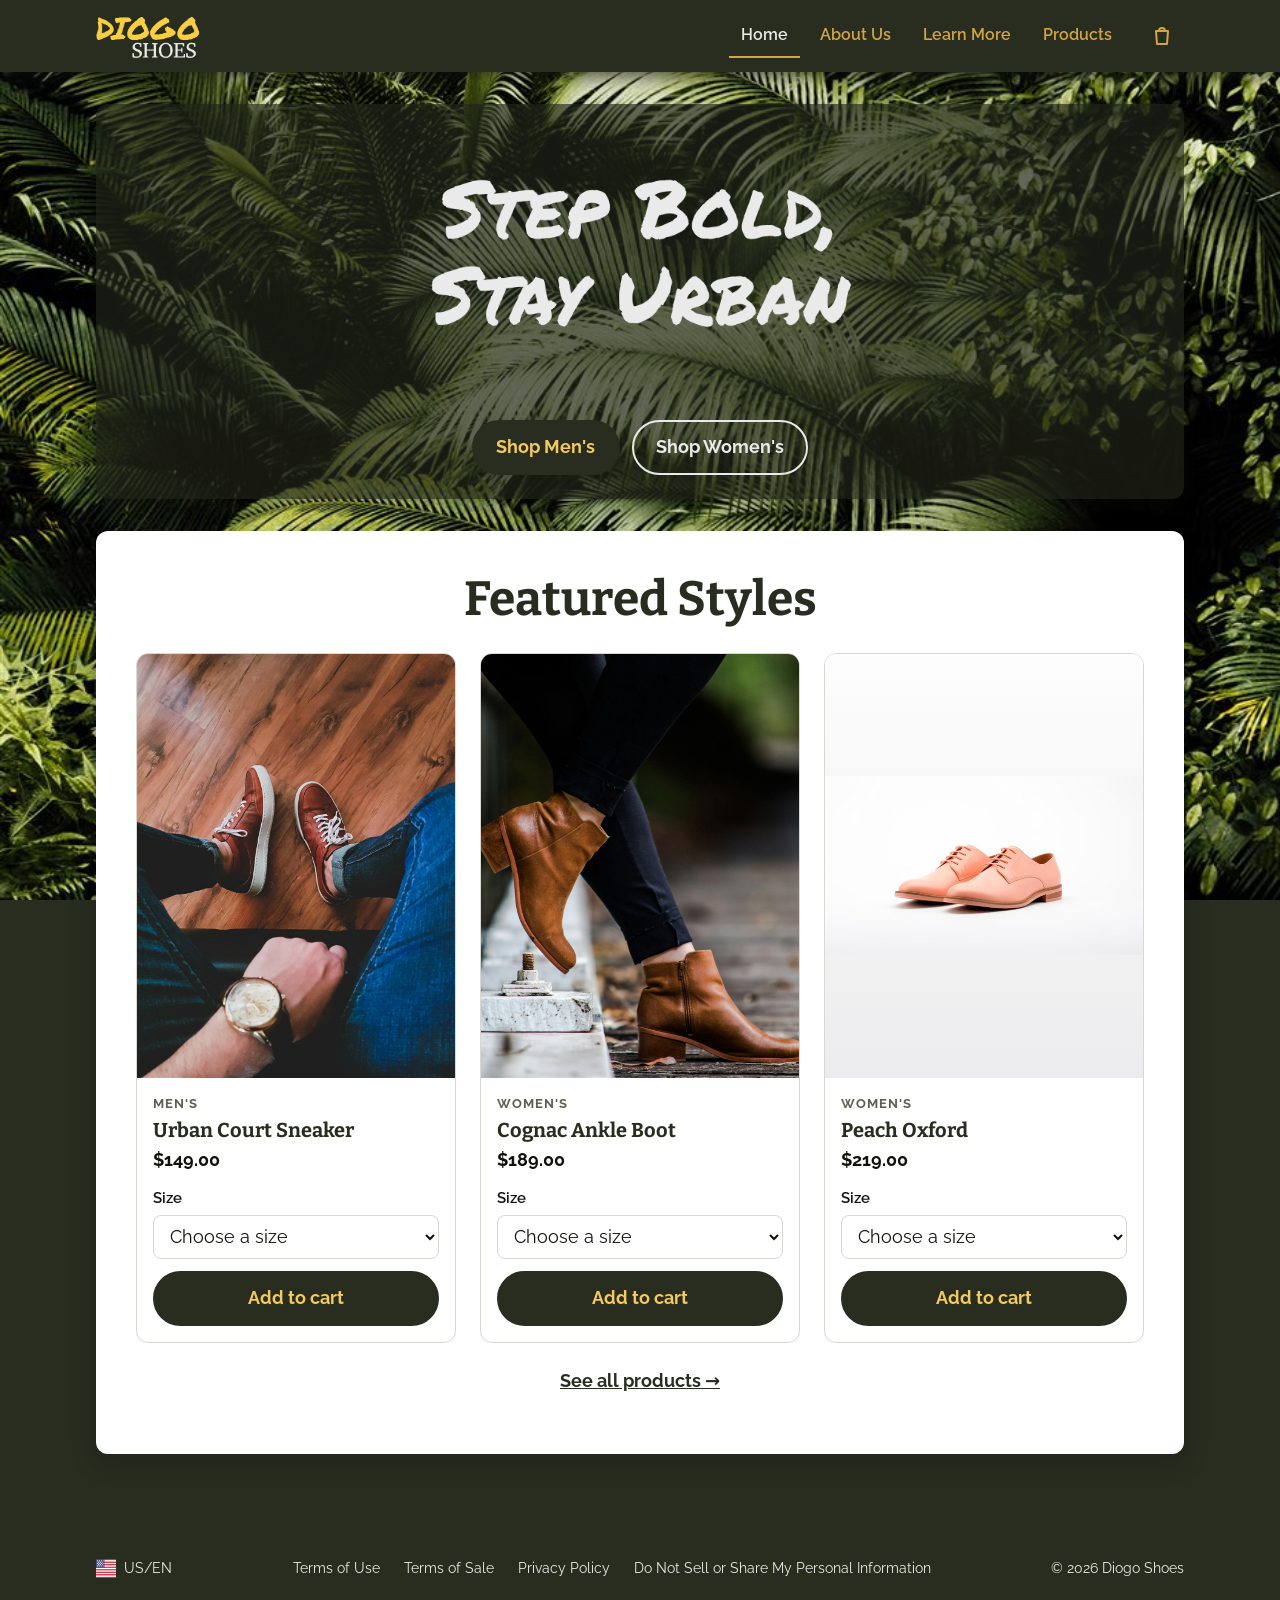
<file: index.html>
<!DOCTYPE html>
<html lang="en">

<head>
    <meta charset="UTF-8">
    <meta name="viewport" content="width=device-width, initial-scale=1.0">
    <meta name="description" content="Urban footwear that blends comfort, style, and quality.">
    <title>Diogo Shoes | Step Bold, Stay Urban</title>
    <link rel="icon" href="images/logo.png">
    <link rel="stylesheet" href="styles.css">
    <script src="js/products.js" defer></script>
    <script src="js/cart.js" defer></script>
    <script src="js/main.js" defer></script>
    <script src="js/catalog.js" defer></script>
</head>

<body>
    <a class="skip-link" href="#main">Skip to content</a>

    <header class="site-header">
        <div class="header-inner">
            <a class="logo" href="index.html">
                <img src="images/logo.png" alt="Diogo Shoes home" width="120" height="87">
            </a>

            <button class="nav-toggle" type="button" aria-expanded="false" aria-controls="site-nav" aria-label="Open menu">
                <span class="nav-toggle-bar" aria-hidden="true"></span>
            </button>

            <nav id="site-nav" class="site-nav" aria-label="Main">
                <ul>
                    <li><a href="index.html">Home</a></li>
                    <li><a href="aboutus.html">About Us</a></li>
                    <li><a href="learnmore.html">Learn More</a></li>
                    <li><a href="products.html">Products</a></li>
                </ul>
            </nav>

            <a class="cart-link" href="checkout.html" aria-label="Cart">
                <svg class="cart-icon" viewBox="0 0 24 24" width="24" height="24" aria-hidden="true" focusable="false">
                    <path d="M6 7h12l-1 13H7L6 7Z" fill="none" stroke="currentColor" stroke-width="2" stroke-linejoin="round"/>
                    <path d="M9 7a3 3 0 0 1 6 0" fill="none" stroke="currentColor" stroke-width="2"/>
                </svg>
                <span class="cart-count" data-cart-count hidden>0</span>
            </a>
        </div>
    </header>

    <main id="main">
        <section class="hero">
            <img src="images/step-bold-stay-urban.png" alt="Step Bold, Stay Urban" width="1440" height="418">
            <div class="hero-actions">
                <a class="button" href="products.html?category=men">Shop Men's</a>
                <a class="button button-outline" href="products.html?category=women">Shop Women's</a>
            </div>
        </section>

        <section class="panel" aria-labelledby="featured-heading">
            <h1 id="featured-heading">Featured Styles</h1>
            <div class="product-grid" data-product-grid data-featured="urban-court, cognac-ankle-boot, peach-oxford"></div>
            <p class="center-text"><a class="text-link" href="products.html">See all products &rarr;</a></p>
        </section>

        <template id="product-card-template">
            <article class="product-card">
                <img class="product-image" src="" alt="" width="400" height="500" loading="lazy">
                <div class="product-body">
                    <p class="product-category"></p>
                    <h2 class="product-name"></h2>
                    <p class="product-price"></p>
                    <label class="product-size-label">Size</label>
                    <select class="product-size">
                        <option value="">Choose a size</option>
                    </select>
                    <p class="field-error" aria-live="polite"></p>
                    <button class="button add-to-cart" type="button">Add to cart</button>
                </div>
            </article>
        </template>
    </main>

    <footer class="site-footer">
        <div class="footer-inner">
            <p class="locale"><img src="images/US.png" alt="" width="20" height="18"> US/EN</p>
            <ul class="footer-links">
                <li>Terms of Use</li>
                <li>Terms of Sale</li>
                <li>Privacy Policy</li>
                <li>Do Not Sell or Share My Personal Information</li>
            </ul>
            <p class="copyright">&copy; <span data-year>2024</span> Diogo Shoes</p>
        </div>
    </footer>
</body>

</html>
</file>
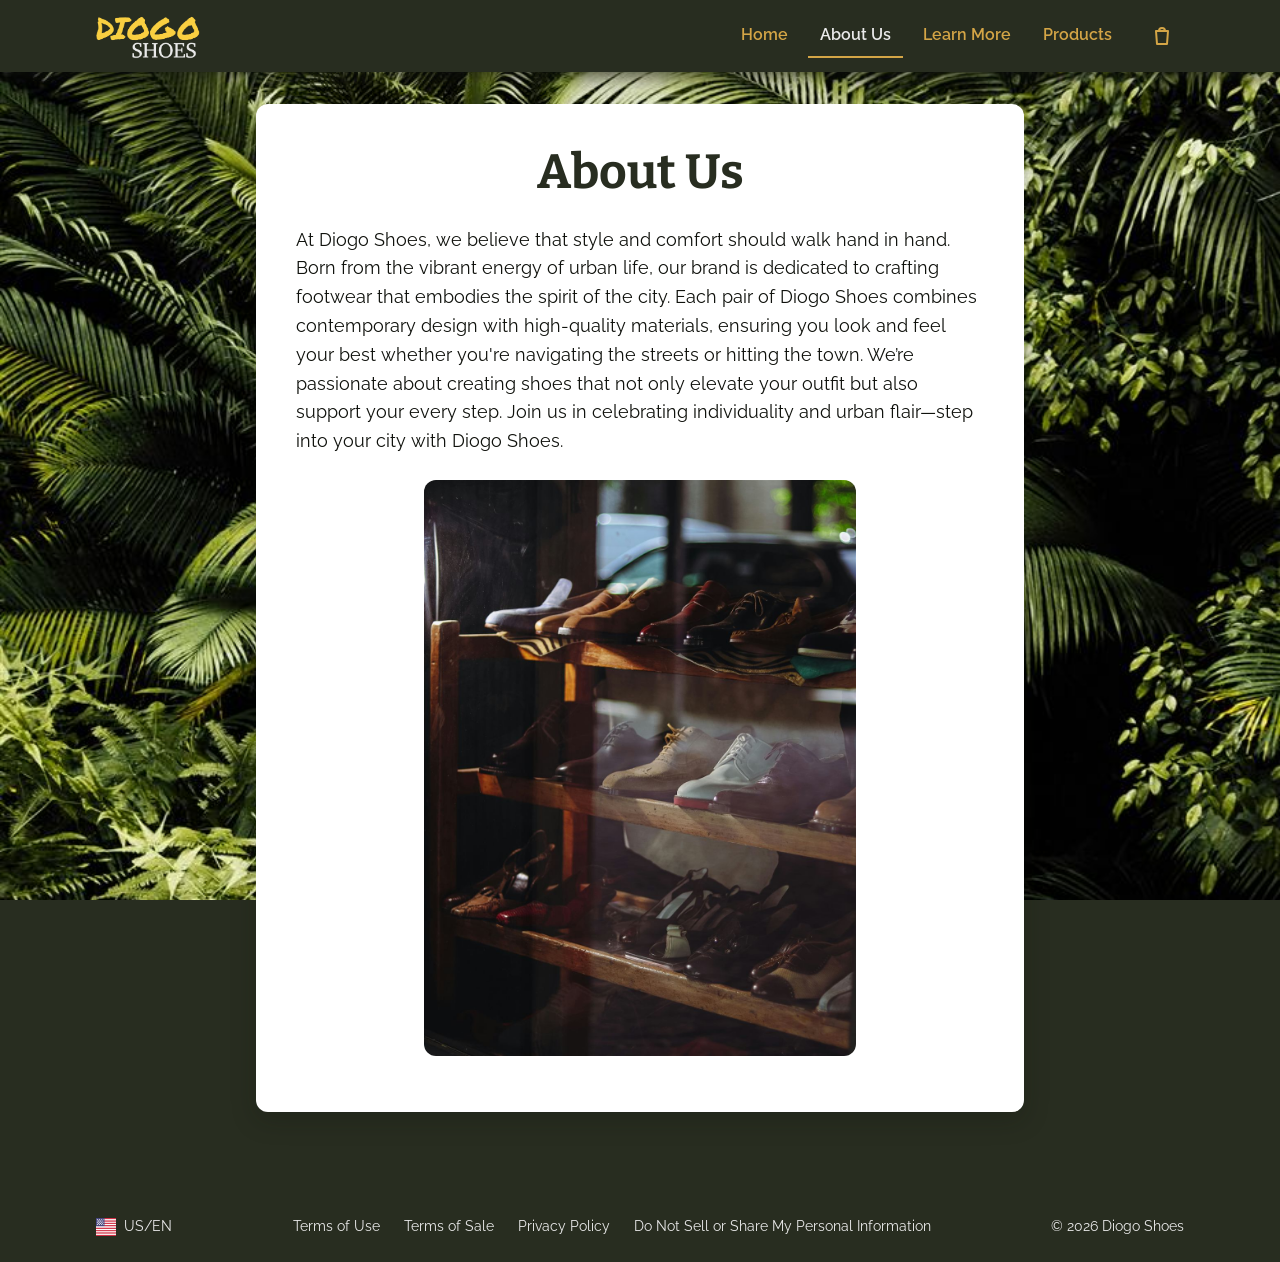
<file: aboutus.html>
<!DOCTYPE html>
<html lang="en">

<head>
    <meta charset="UTF-8">
    <meta name="viewport" content="width=device-width, initial-scale=1.0">
    <meta name="description" content="The story behind Diogo Shoes.">
    <title>About Us | Diogo Shoes</title>
    <link rel="icon" href="images/logo.png">
    <link rel="stylesheet" href="styles.css">
    <script src="js/products.js" defer></script>
    <script src="js/cart.js" defer></script>
    <script src="js/main.js" defer></script>
</head>

<body>
    <a class="skip-link" href="#main">Skip to content</a>

    <header class="site-header">
        <div class="header-inner">
            <a class="logo" href="index.html">
                <img src="images/logo.png" alt="Diogo Shoes home" width="120" height="87">
            </a>

            <button class="nav-toggle" type="button" aria-expanded="false" aria-controls="site-nav" aria-label="Open menu">
                <span class="nav-toggle-bar" aria-hidden="true"></span>
            </button>

            <nav id="site-nav" class="site-nav" aria-label="Main">
                <ul>
                    <li><a href="index.html">Home</a></li>
                    <li><a href="aboutus.html">About Us</a></li>
                    <li><a href="learnmore.html">Learn More</a></li>
                    <li><a href="products.html">Products</a></li>
                </ul>
            </nav>

            <a class="cart-link" href="checkout.html" aria-label="Cart">
                <svg class="cart-icon" viewBox="0 0 24 24" width="24" height="24" aria-hidden="true" focusable="false">
                    <path d="M6 7h12l-1 13H7L6 7Z" fill="none" stroke="currentColor" stroke-width="2" stroke-linejoin="round"/>
                    <path d="M9 7a3 3 0 0 1 6 0" fill="none" stroke="currentColor" stroke-width="2"/>
                </svg>
                <span class="cart-count" data-cart-count hidden>0</span>
            </a>
        </div>
    </header>

    <main id="main">
        <article class="panel prose">
            <h1>About Us</h1>
            <p>
                At Diogo Shoes, we believe that style and comfort should walk hand in hand. Born from the vibrant energy of
                urban life, our brand is dedicated to crafting footwear that embodies the spirit of the city. Each pair of
                Diogo Shoes combines contemporary design with high-quality materials, ensuring you look and feel your best
                whether you're navigating the streets or hitting the town. We’re passionate about creating shoes that not
                only elevate your outfit but also support your every step. Join us in celebrating individuality and urban
                flair&mdash;step into your city with Diogo Shoes.
            </p>
            <img class="reveal" src="images/shoes-in-window.jpg" alt="Shoes on display in a shop window" width="1051" height="1400" loading="lazy">
        </article>
    </main>

    <footer class="site-footer">
        <div class="footer-inner">
            <p class="locale"><img src="images/US.png" alt="" width="20" height="18"> US/EN</p>
            <ul class="footer-links">
                <li>Terms of Use</li>
                <li>Terms of Sale</li>
                <li>Privacy Policy</li>
                <li>Do Not Sell or Share My Personal Information</li>
            </ul>
            <p class="copyright">&copy; <span data-year>2024</span> Diogo Shoes</p>
        </div>
    </footer>
</body>

</html>
</file>
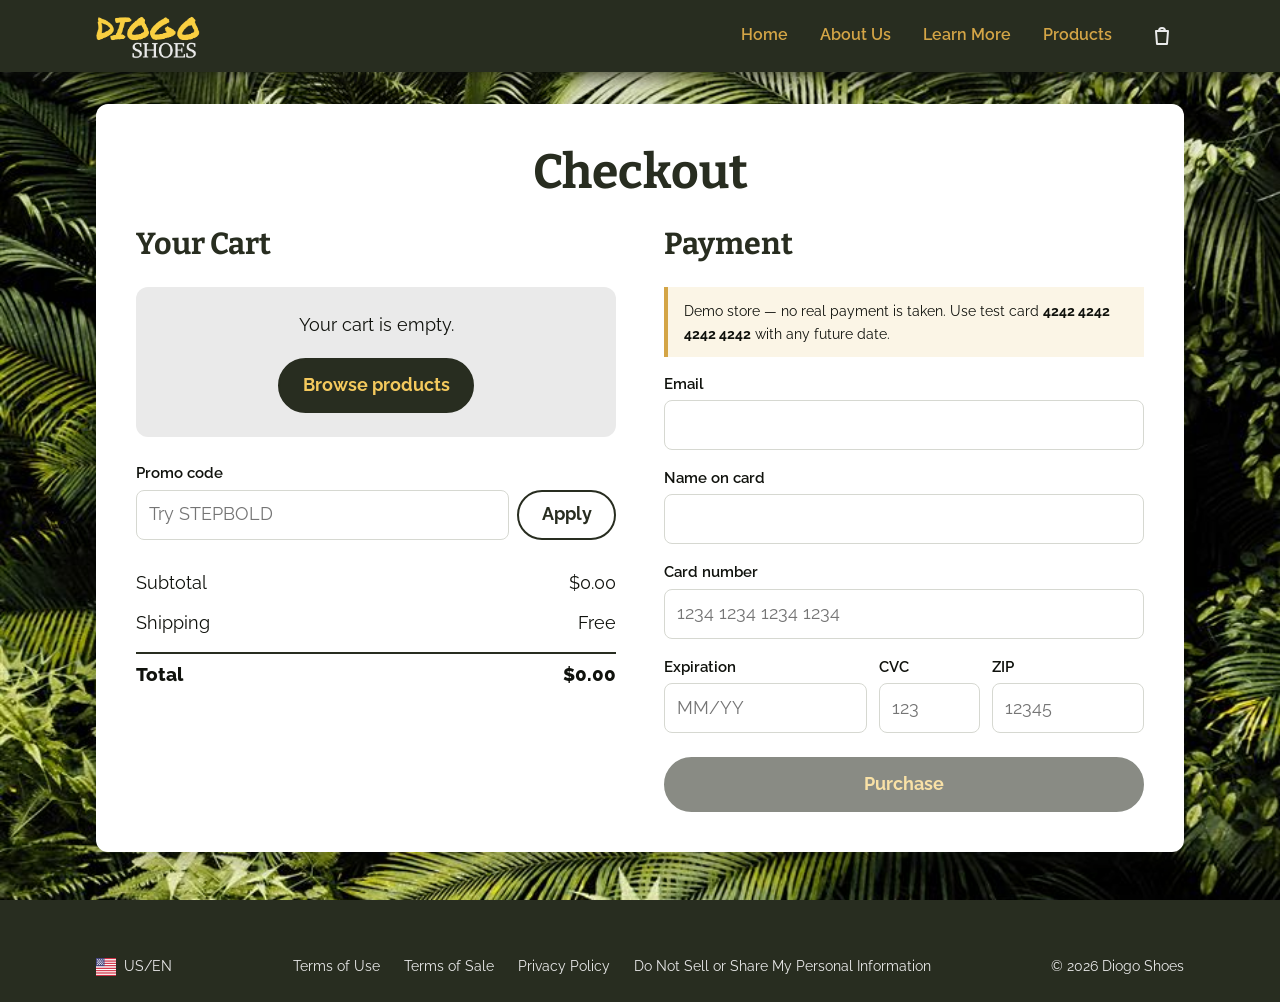
<file: checkout.html>
<!DOCTYPE html>
<html lang="en">

<head>
    <meta charset="UTF-8">
    <meta name="viewport" content="width=device-width, initial-scale=1.0">
    <meta name="description" content="Review your cart and complete your Diogo Shoes order.">
    <title>Checkout | Diogo Shoes</title>
    <link rel="icon" href="images/logo.png">
    <link rel="stylesheet" href="styles.css">
    <script src="js/products.js" defer></script>
    <script src="js/cart.js" defer></script>
    <script src="js/main.js" defer></script>
    <script src="js/checkout.js" defer></script>
</head>

<body>
    <a class="skip-link" href="#main">Skip to content</a>

    <header class="site-header">
        <div class="header-inner">
            <a class="logo" href="index.html">
                <img src="images/logo.png" alt="Diogo Shoes home" width="120" height="87">
            </a>

            <button class="nav-toggle" type="button" aria-expanded="false" aria-controls="site-nav" aria-label="Open menu">
                <span class="nav-toggle-bar" aria-hidden="true"></span>
            </button>

            <nav id="site-nav" class="site-nav" aria-label="Main">
                <ul>
                    <li><a href="index.html">Home</a></li>
                    <li><a href="aboutus.html">About Us</a></li>
                    <li><a href="learnmore.html">Learn More</a></li>
                    <li><a href="products.html">Products</a></li>
                </ul>
            </nav>

            <a class="cart-link" href="checkout.html" aria-label="Cart">
                <svg class="cart-icon" viewBox="0 0 24 24" width="24" height="24" aria-hidden="true" focusable="false">
                    <path d="M6 7h12l-1 13H7L6 7Z" fill="none" stroke="currentColor" stroke-width="2" stroke-linejoin="round"/>
                    <path d="M9 7a3 3 0 0 1 6 0" fill="none" stroke="currentColor" stroke-width="2"/>
                </svg>
                <span class="cart-count" data-cart-count hidden>0</span>
            </a>
        </div>
    </header>

    <main id="main">
        <div class="panel">
            <h1>Checkout</h1>

            <div class="checkout-layout">
                <section class="order-summary" aria-labelledby="cart-heading">
                    <h2 id="cart-heading" tabindex="-1">Your Cart</h2>

                    <div id="cart-empty" class="cart-empty" hidden>
                        <p>Your cart is empty.</p>
                        <a class="button" href="products.html">Browse products</a>
                    </div>

                    <ul id="cart-items" class="cart-items"></ul>

                    <form id="promo-form" class="promo-form" novalidate>
                        <label for="promo">Promo code</label>
                        <div class="inline-field">
                            <input id="promo" name="promo" type="text" autocomplete="off" placeholder="Try STEPBOLD">
                            <button class="button button-outline" type="submit">Apply</button>
                        </div>
                        <p id="promo-message" class="promo-message" role="status"></p>
                    </form>

                    <dl class="totals">
                        <div><dt>Subtotal</dt><dd id="subtotal">$0.00</dd></div>
                        <div id="discount-row" hidden><dt>Discount</dt><dd id="discount">$0.00</dd></div>
                        <div><dt>Shipping</dt><dd id="shipping">Free</dd></div>
                        <div class="totals-grand"><dt>Total</dt><dd id="total">$0.00</dd></div>
                    </dl>
                    <p id="shipping-note" class="shipping-note" aria-live="polite"></p>
                </section>

                <section class="payment" aria-labelledby="payment-heading">
                    <h2 id="payment-heading">Payment</h2>
                    <p class="demo-note">
                        Demo store &mdash; no real payment is taken. Use test card <strong>4242 4242 4242 4242</strong>
                        with any future date.
                    </p>

                    <form id="checkout-form" class="checkout-form" novalidate>
                        <div class="field">
                            <label for="email">Email</label>
                            <input id="email" name="email" type="email" autocomplete="email" aria-describedby="email-error" required>
                            <p id="email-error" class="field-error"></p>
                        </div>

                        <div class="field">
                            <label for="name">Name on card</label>
                            <input id="name" name="name" type="text" autocomplete="cc-name" aria-describedby="name-error" required>
                            <p id="name-error" class="field-error"></p>
                        </div>

                        <div class="field">
                            <label for="card">Card number <span id="card-brand" class="card-brand" aria-live="polite"></span></label>
                            <input id="card" name="card" type="text" inputmode="numeric" autocomplete="cc-number"
                                placeholder="1234 1234 1234 1234" maxlength="19" aria-describedby="card-error" required>
                            <p id="card-error" class="field-error"></p>
                        </div>

                        <div class="field-row">
                            <div class="field">
                                <label for="expiry">Expiration</label>
                                <input id="expiry" name="expiry" type="text" inputmode="numeric" autocomplete="cc-exp"
                                    placeholder="MM/YY" maxlength="5" aria-describedby="expiry-error" required>
                                <p id="expiry-error" class="field-error"></p>
                            </div>
                            <div class="field">
                                <label for="cvc">CVC</label>
                                <input id="cvc" name="cvc" type="text" inputmode="numeric" autocomplete="cc-csc"
                                    placeholder="123" maxlength="3" aria-describedby="cvc-error" required>
                                <p id="cvc-error" class="field-error"></p>
                            </div>
                            <div class="field">
                                <label for="zip">ZIP</label>
                                <input id="zip" name="zip" type="text" inputmode="numeric" autocomplete="postal-code"
                                    placeholder="12345" maxlength="10" aria-describedby="zip-error" required>
                                <p id="zip-error" class="field-error"></p>
                            </div>
                        </div>

                        <p id="form-error" class="form-error" role="alert"></p>
                        <button class="button button-block" type="submit">Purchase</button>
                    </form>
                </section>
            </div>
        </div>

        <template id="cart-item-template">
            <li class="cart-item">
                <img src="" alt="" width="80" height="80">
                <div class="cart-item-info">
                    <p class="cart-item-name"></p>
                    <p class="cart-item-size"></p>
                    <div class="qty" role="group" aria-label="Quantity">
                        <button class="qty-button" type="button" data-action="decrease">&minus;</button>
                        <span class="qty-value" aria-live="polite"></span>
                        <button class="qty-button" type="button" data-action="increase">+</button>
                    </div>
                </div>
                <div class="cart-item-end">
                    <p class="cart-item-price"></p>
                    <button class="remove-button" type="button" data-action="remove">Remove</button>
                </div>
            </li>
        </template>
    </main>

    <footer class="site-footer">
        <div class="footer-inner">
            <p class="locale"><img src="images/US.png" alt="" width="20" height="18"> US/EN</p>
            <ul class="footer-links">
                <li>Terms of Use</li>
                <li>Terms of Sale</li>
                <li>Privacy Policy</li>
                <li>Do Not Sell or Share My Personal Information</li>
            </ul>
            <p class="copyright">&copy; <span data-year>2024</span> Diogo Shoes</p>
        </div>
    </footer>
</body>

</html>
</file>
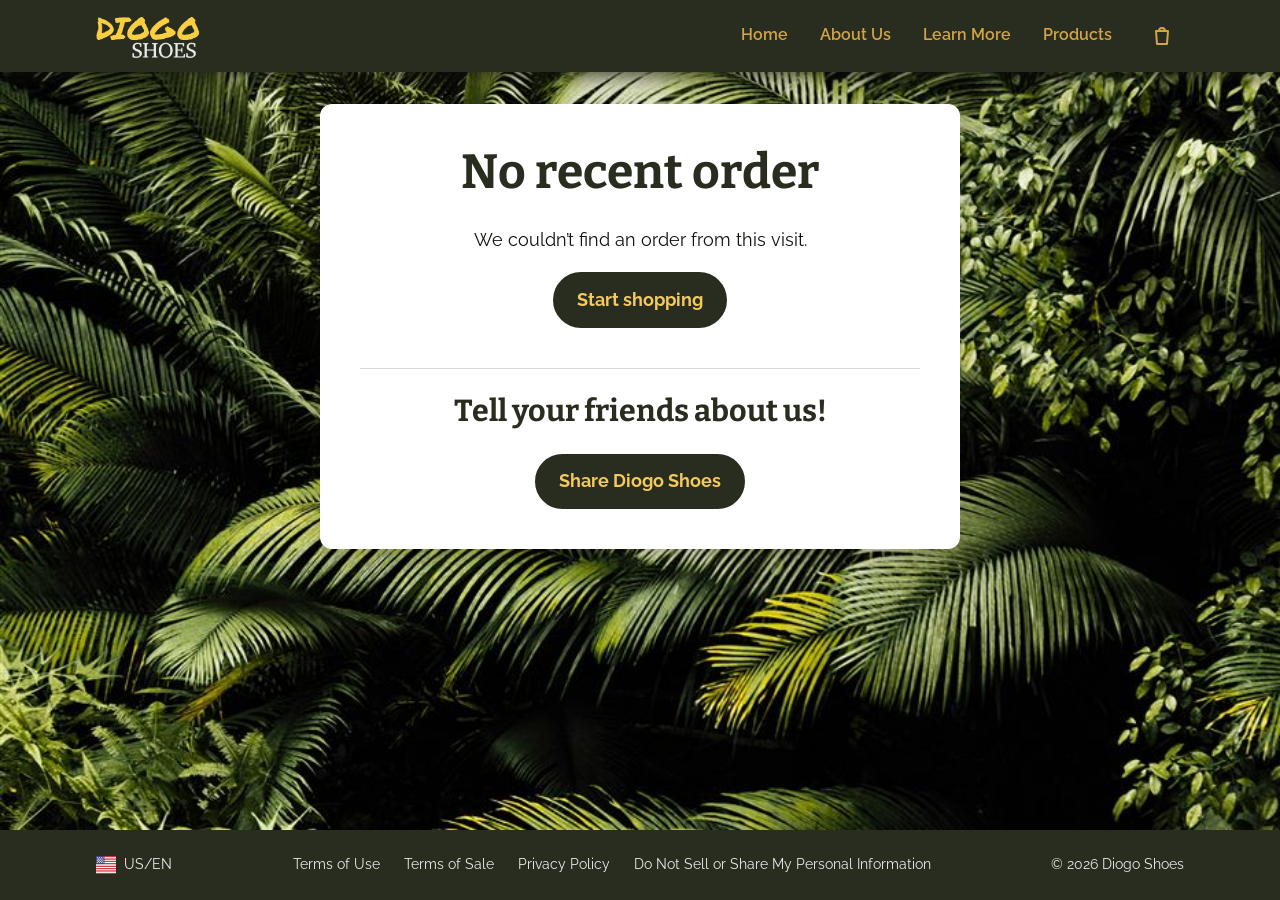
<file: confirmation.html>
<!DOCTYPE html>
<html lang="en">

<head>
    <meta charset="UTF-8">
    <meta name="viewport" content="width=device-width, initial-scale=1.0">
    <meta name="description" content="Your Diogo Shoes order confirmation.">
    <title>Order Confirmed | Diogo Shoes</title>
    <link rel="icon" href="images/logo.png">
    <link rel="stylesheet" href="styles.css">
    <script src="js/products.js" defer></script>
    <script src="js/cart.js" defer></script>
    <script src="js/main.js" defer></script>
    <script src="js/confirmation.js" defer></script>
</head>

<body>
    <a class="skip-link" href="#main">Skip to content</a>

    <header class="site-header">
        <div class="header-inner">
            <a class="logo" href="index.html">
                <img src="images/logo.png" alt="Diogo Shoes home" width="120" height="87">
            </a>

            <button class="nav-toggle" type="button" aria-expanded="false" aria-controls="site-nav" aria-label="Open menu">
                <span class="nav-toggle-bar" aria-hidden="true"></span>
            </button>

            <nav id="site-nav" class="site-nav" aria-label="Main">
                <ul>
                    <li><a href="index.html">Home</a></li>
                    <li><a href="aboutus.html">About Us</a></li>
                    <li><a href="learnmore.html">Learn More</a></li>
                    <li><a href="products.html">Products</a></li>
                </ul>
            </nav>

            <a class="cart-link" href="checkout.html" aria-label="Cart">
                <svg class="cart-icon" viewBox="0 0 24 24" width="24" height="24" aria-hidden="true" focusable="false">
                    <path d="M6 7h12l-1 13H7L6 7Z" fill="none" stroke="currentColor" stroke-width="2" stroke-linejoin="round"/>
                    <path d="M9 7a3 3 0 0 1 6 0" fill="none" stroke="currentColor" stroke-width="2"/>
                </svg>
                <span class="cart-count" data-cart-count hidden>0</span>
            </a>
        </div>
    </header>

    <main id="main">
        <section class="panel confirmation">
            <div id="order-details">
                <h1>Congratulations!</h1>
                <p class="lead">Your order is on its way.</p>
                <img class="arrow" src="images/Arrow.png" alt="" width="750" height="64">

                <dl class="order-meta">
                    <div><dt>Order number</dt><dd id="order-number"></dd></div>
                    <div><dt>Estimated delivery</dt><dd id="order-delivery"></dd></div>
                    <div><dt>Receipt sent to</dt><dd id="order-email"></dd></div>
                    <div><dt>Paid with</dt><dd id="order-card"></dd></div>
                </dl>

                <h2>Order summary</h2>
                <ul id="order-items" class="order-items"></ul>
                <dl class="totals">
                    <div id="order-discount-row" hidden><dt>Discount</dt><dd id="order-discount"></dd></div>
                    <div><dt>Shipping</dt><dd id="order-shipping"></dd></div>
                    <div class="totals-grand"><dt>Total</dt><dd id="order-total"></dd></div>
                </dl>
            </div>

            <div id="no-order" hidden>
                <h1>No recent order</h1>
                <p>We couldn’t find an order from this visit.</p>
                <a class="button" href="products.html">Start shopping</a>
            </div>

            <div class="share">
                <h2>Tell your friends about us!</h2>
                <button id="share-button" class="button" type="button">Share Diogo Shoes</button>
            </div>
        </section>
    </main>

    <footer class="site-footer">
        <div class="footer-inner">
            <p class="locale"><img src="images/US.png" alt="" width="20" height="18"> US/EN</p>
            <ul class="footer-links">
                <li>Terms of Use</li>
                <li>Terms of Sale</li>
                <li>Privacy Policy</li>
                <li>Do Not Sell or Share My Personal Information</li>
            </ul>
            <p class="copyright">&copy; <span data-year>2024</span> Diogo Shoes</p>
        </div>
    </footer>
</body>

</html>
</file>
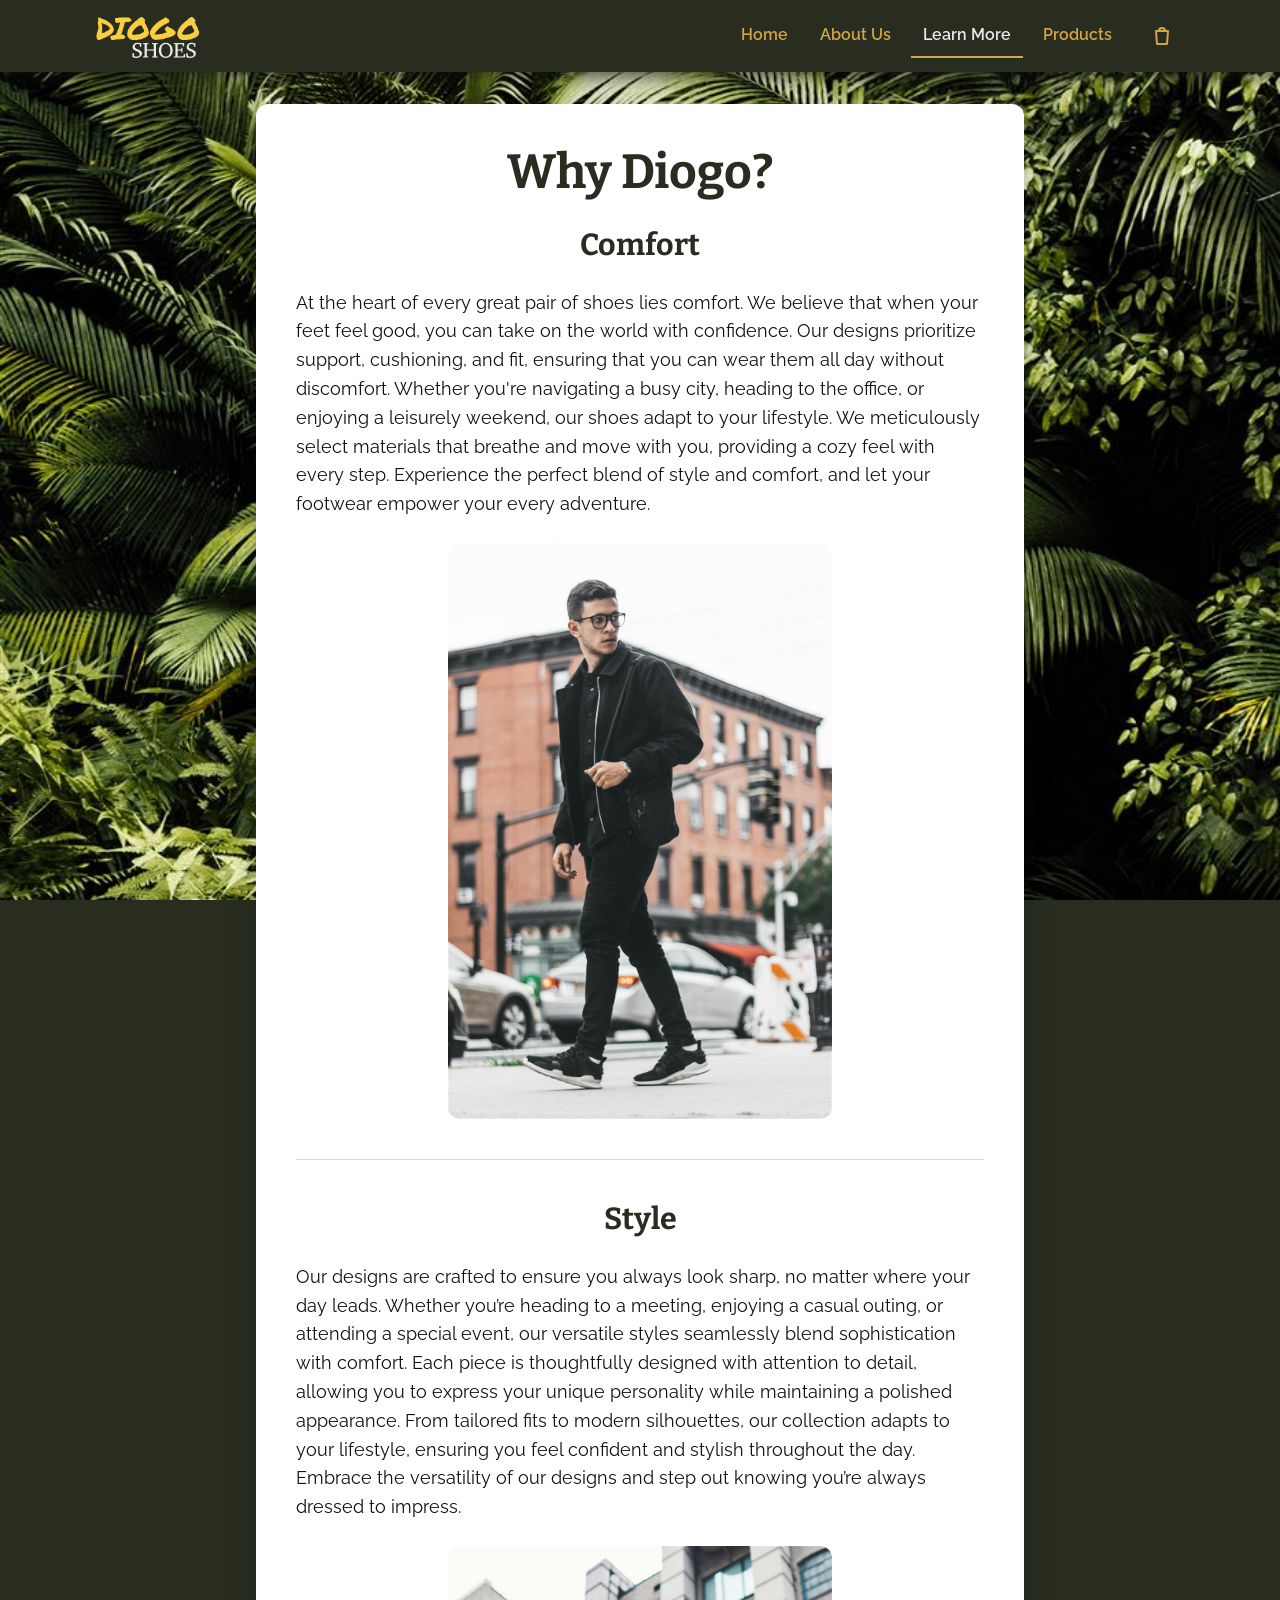
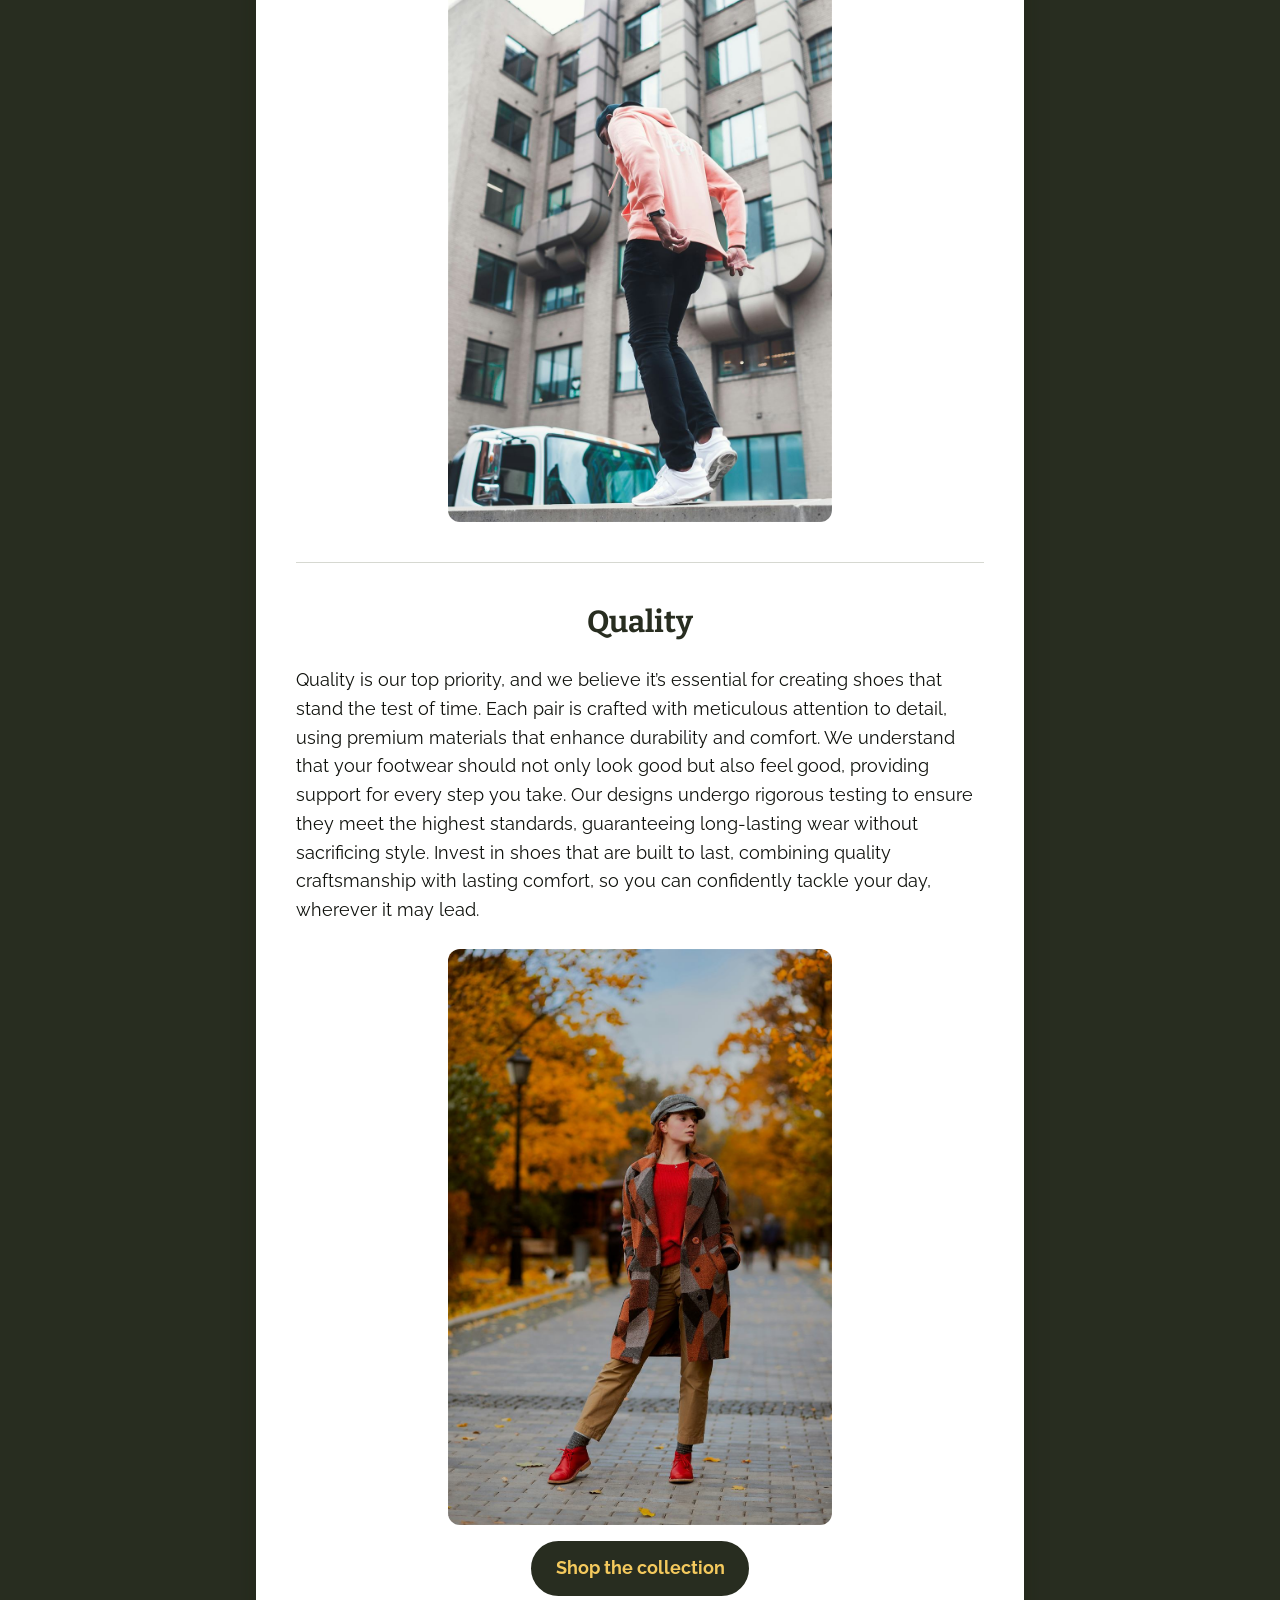
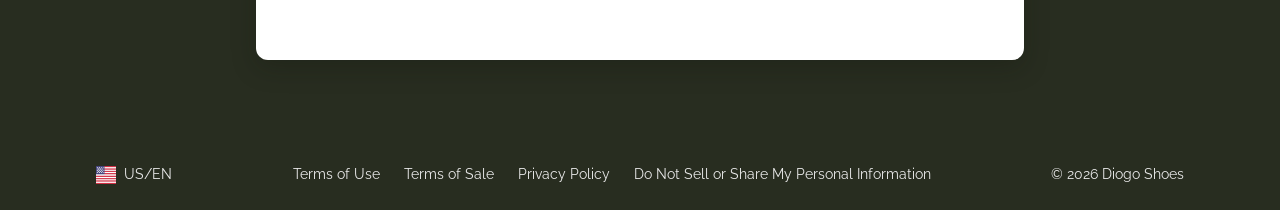
<file: learnmore.html>
<!DOCTYPE html>
<html lang="en">

<head>
    <meta charset="UTF-8">
    <meta name="viewport" content="width=device-width, initial-scale=1.0">
    <meta name="description" content="Comfort, style, and quality: what goes into every pair of Diogo Shoes.">
    <title>Learn More | Diogo Shoes</title>
    <link rel="icon" href="images/logo.png">
    <link rel="stylesheet" href="styles.css">
    <script src="js/products.js" defer></script>
    <script src="js/cart.js" defer></script>
    <script src="js/main.js" defer></script>
</head>

<body>
    <a class="skip-link" href="#main">Skip to content</a>

    <header class="site-header">
        <div class="header-inner">
            <a class="logo" href="index.html">
                <img src="images/logo.png" alt="Diogo Shoes home" width="120" height="87">
            </a>

            <button class="nav-toggle" type="button" aria-expanded="false" aria-controls="site-nav" aria-label="Open menu">
                <span class="nav-toggle-bar" aria-hidden="true"></span>
            </button>

            <nav id="site-nav" class="site-nav" aria-label="Main">
                <ul>
                    <li><a href="index.html">Home</a></li>
                    <li><a href="aboutus.html">About Us</a></li>
                    <li><a href="learnmore.html">Learn More</a></li>
                    <li><a href="products.html">Products</a></li>
                </ul>
            </nav>

            <a class="cart-link" href="checkout.html" aria-label="Cart">
                <svg class="cart-icon" viewBox="0 0 24 24" width="24" height="24" aria-hidden="true" focusable="false">
                    <path d="M6 7h12l-1 13H7L6 7Z" fill="none" stroke="currentColor" stroke-width="2" stroke-linejoin="round"/>
                    <path d="M9 7a3 3 0 0 1 6 0" fill="none" stroke="currentColor" stroke-width="2"/>
                </svg>
                <span class="cart-count" data-cart-count hidden>0</span>
            </a>
        </div>
    </header>

    <main id="main">
        <article class="panel prose">
            <h1>Why Diogo?</h1>

            <section class="feature reveal" aria-labelledby="comfort-heading">
                <h2 id="comfort-heading">Comfort</h2>
                <p>
                    At the heart of every great pair of shoes lies comfort. We believe that when your feet feel good, you can
                    take on the world with confidence. Our designs prioritize support, cushioning, and fit, ensuring that you
                    can wear them all day without discomfort. Whether you're navigating a busy city, heading to the office, or
                    enjoying a leisurely weekend, our shoes adapt to your lifestyle. We meticulously select materials that
                    breathe and move with you, providing a cozy feel with every step. Experience the perfect blend of style and
                    comfort, and let your footwear empower your every adventure.
                </p>
                <img src="images/comfort.jpg" alt="Man wearing black sneakers" width="933" height="1400" loading="lazy">
            </section>

            <section class="feature reveal" aria-labelledby="style-heading">
                <h2 id="style-heading">Style</h2>
                <p>
                    Our designs are crafted to ensure you always look sharp, no matter where your day leads. Whether you’re
                    heading to a meeting, enjoying a casual outing, or attending a special event, our versatile styles
                    seamlessly blend sophistication with comfort. Each piece is thoughtfully designed with attention to detail,
                    allowing you to express your unique personality while maintaining a polished appearance. From tailored fits
                    to modern silhouettes, our collection adapts to your lifestyle, ensuring you feel confident and stylish
                    throughout the day. Embrace the versatility of our designs and step out knowing you’re always dressed to
                    impress.
                </p>
                <img src="images/style.jpg" alt="Man wearing white sneakers" width="932" height="1400" loading="lazy">
            </section>

            <section class="feature reveal" aria-labelledby="quality-heading">
                <h2 id="quality-heading">Quality</h2>
                <p>
                    Quality is our top priority, and we believe it’s essential for creating shoes that stand the test of time.
                    Each pair is crafted with meticulous attention to detail, using premium materials that enhance durability
                    and comfort. We understand that your footwear should not only look good but also feel good, providing
                    support for every step you take. Our designs undergo rigorous testing to ensure they meet the highest
                    standards, guaranteeing long-lasting wear without sacrificing style. Invest in shoes that are built to last,
                    combining quality craftsmanship with lasting comfort, so you can confidently tackle your day, wherever it
                    may lead.
                </p>
                <img src="images/quality.jpg" alt="Woman wearing red oxford shoes" width="933" height="1400" loading="lazy">
            </section>

            <p class="center-text"><a class="button" href="products.html">Shop the collection</a></p>
        </article>
    </main>

    <footer class="site-footer">
        <div class="footer-inner">
            <p class="locale"><img src="images/US.png" alt="" width="20" height="18"> US/EN</p>
            <ul class="footer-links">
                <li>Terms of Use</li>
                <li>Terms of Sale</li>
                <li>Privacy Policy</li>
                <li>Do Not Sell or Share My Personal Information</li>
            </ul>
            <p class="copyright">&copy; <span data-year>2024</span> Diogo Shoes</p>
        </div>
    </footer>
</body>

</html>
</file>
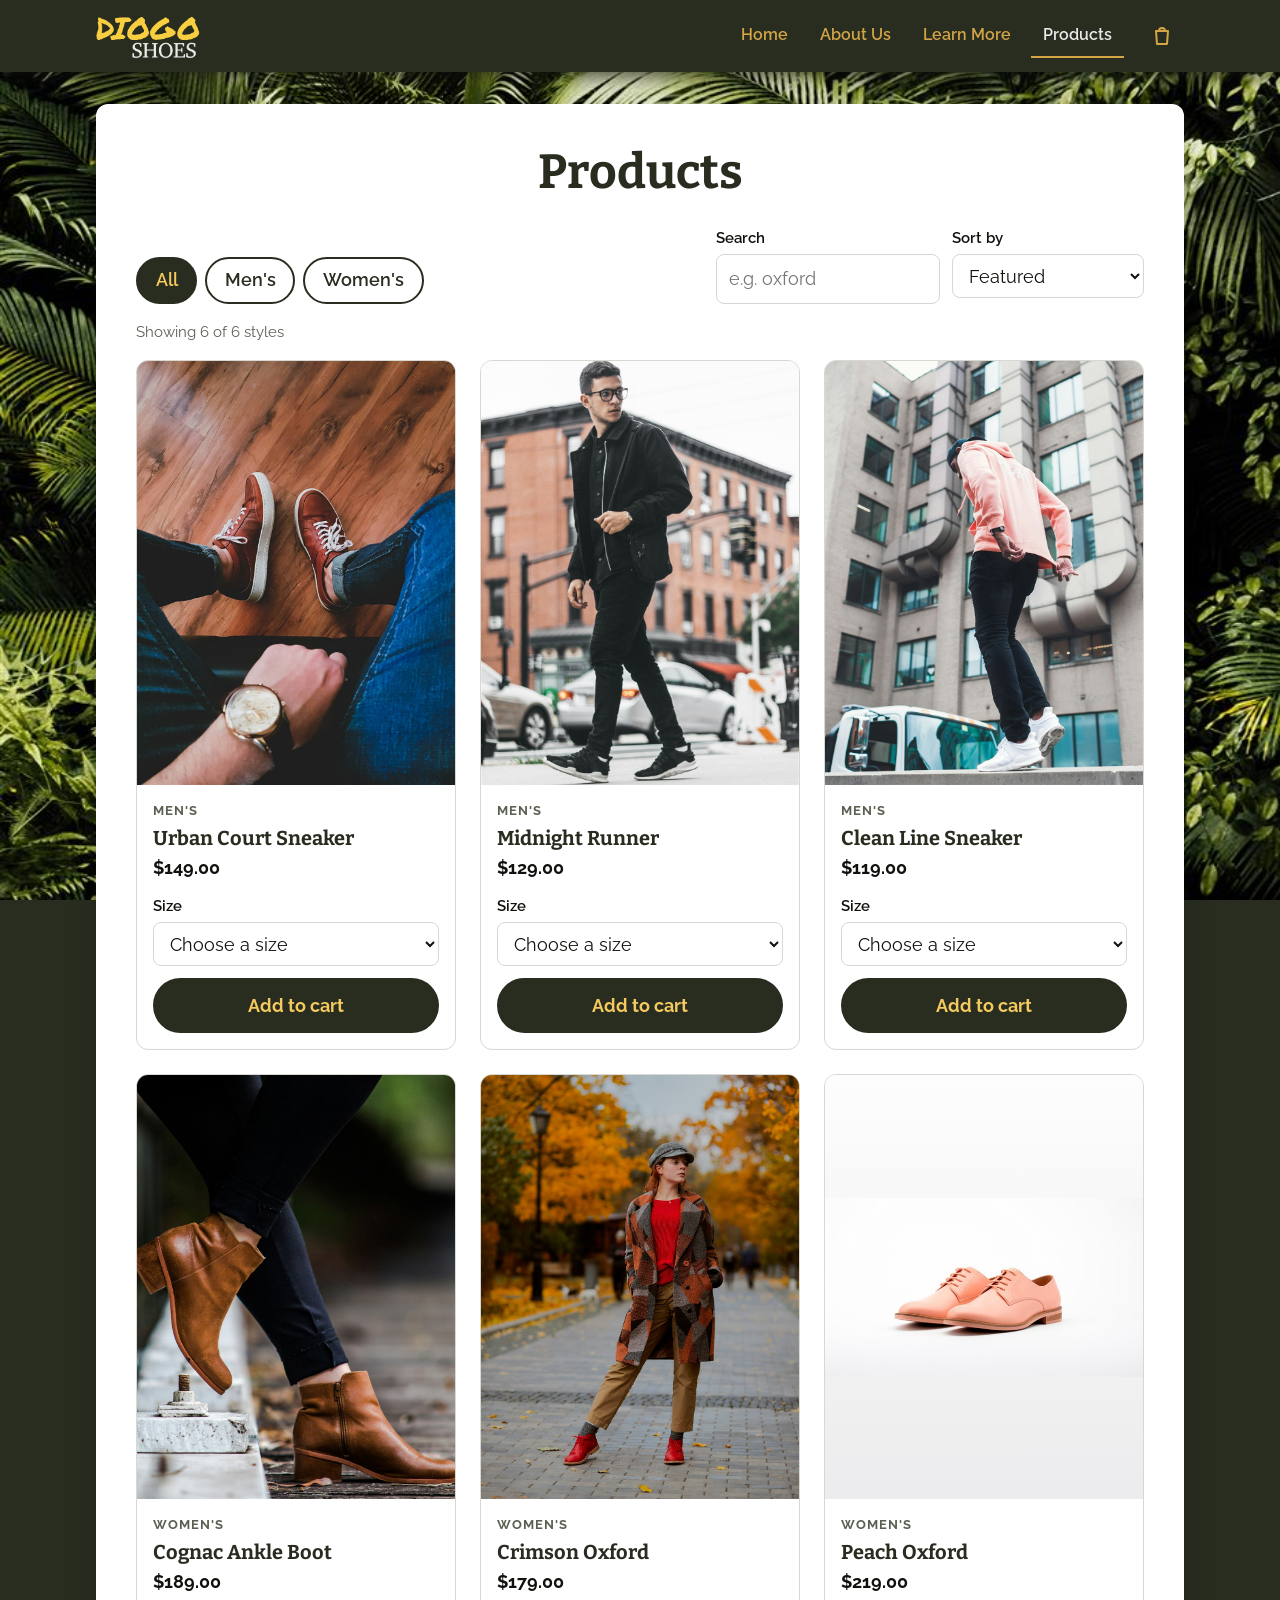
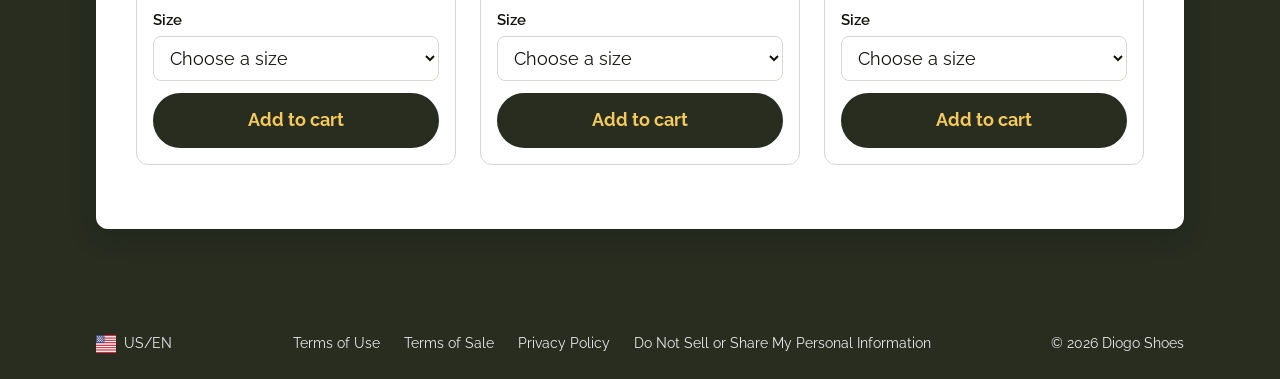
<file: products.html>
<!DOCTYPE html>
<html lang="en">

<head>
    <meta charset="UTF-8">
    <meta name="viewport" content="width=device-width, initial-scale=1.0">
    <meta name="description" content="Shop men's and women's shoes from Diogo Shoes.">
    <title>Products | Diogo Shoes</title>
    <link rel="icon" href="images/logo.png">
    <link rel="stylesheet" href="styles.css">
    <script src="js/products.js" defer></script>
    <script src="js/cart.js" defer></script>
    <script src="js/main.js" defer></script>
    <script src="js/catalog.js" defer></script>
</head>

<body>
    <a class="skip-link" href="#main">Skip to content</a>

    <header class="site-header">
        <div class="header-inner">
            <a class="logo" href="index.html">
                <img src="images/logo.png" alt="Diogo Shoes home" width="120" height="87">
            </a>

            <button class="nav-toggle" type="button" aria-expanded="false" aria-controls="site-nav" aria-label="Open menu">
                <span class="nav-toggle-bar" aria-hidden="true"></span>
            </button>

            <nav id="site-nav" class="site-nav" aria-label="Main">
                <ul>
                    <li><a href="index.html">Home</a></li>
                    <li><a href="aboutus.html">About Us</a></li>
                    <li><a href="learnmore.html">Learn More</a></li>
                    <li><a href="products.html">Products</a></li>
                </ul>
            </nav>

            <a class="cart-link" href="checkout.html" aria-label="Cart">
                <svg class="cart-icon" viewBox="0 0 24 24" width="24" height="24" aria-hidden="true" focusable="false">
                    <path d="M6 7h12l-1 13H7L6 7Z" fill="none" stroke="currentColor" stroke-width="2" stroke-linejoin="round"/>
                    <path d="M9 7a3 3 0 0 1 6 0" fill="none" stroke="currentColor" stroke-width="2"/>
                </svg>
                <span class="cart-count" data-cart-count hidden>0</span>
            </a>
        </div>
    </header>

    <main id="main">
        <section class="panel" aria-labelledby="products-heading">
            <h1 id="products-heading">Products</h1>

            <div class="catalog-toolbar">
                <div class="filter-group" role="group" aria-label="Filter by category">
                    <button class="chip" type="button" data-filter="all" aria-pressed="true">All</button>
                    <button class="chip" type="button" data-filter="men" aria-pressed="false">Men's</button>
                    <button class="chip" type="button" data-filter="women" aria-pressed="false">Women's</button>
                </div>

                <div class="toolbar-fields">
                    <div class="field">
                        <label for="search">Search</label>
                        <input id="search" type="search" placeholder="e.g. oxford" autocomplete="off">
                    </div>
                    <div class="field">
                        <label for="sort">Sort by</label>
                        <select id="sort">
                            <option value="featured">Featured</option>
                            <option value="price-asc">Price: low to high</option>
                            <option value="price-desc">Price: high to low</option>
                            <option value="name">Name</option>
                        </select>
                    </div>
                </div>
            </div>

            <p id="results-status" class="results-status" role="status"></p>

            <div class="product-grid" data-product-grid>
                <noscript>
                    <p>Turn on JavaScript to browse and shop our products.</p>
                </noscript>
            </div>
        </section>

        <template id="product-card-template">
            <article class="product-card">
                <img class="product-image" src="" alt="" width="400" height="500" loading="lazy">
                <div class="product-body">
                    <p class="product-category"></p>
                    <h2 class="product-name"></h2>
                    <p class="product-price"></p>
                    <label class="product-size-label">Size</label>
                    <select class="product-size">
                        <option value="">Choose a size</option>
                    </select>
                    <p class="field-error" aria-live="polite"></p>
                    <button class="button add-to-cart" type="button">Add to cart</button>
                </div>
            </article>
        </template>
    </main>

    <footer class="site-footer">
        <div class="footer-inner">
            <p class="locale"><img src="images/US.png" alt="" width="20" height="18"> US/EN</p>
            <ul class="footer-links">
                <li>Terms of Use</li>
                <li>Terms of Sale</li>
                <li>Privacy Policy</li>
                <li>Do Not Sell or Share My Personal Information</li>
            </ul>
            <p class="copyright">&copy; <span data-year>2024</span> Diogo Shoes</p>
        </div>
    </footer>
</body>

</html>
</file>
<file: styles.css>
/* Diogo Shoes
   Mobile-first stylesheet: Base styles target small screens
   Media queries add layout as space grows. */

@font-face {
    font-family: Raleway;
    src: url("fonts/Raleway-VariableFont_wght.ttf") format("truetype");
    font-weight: 100 900;

    /* Show a fallback font right away, then swap in this one once it loads. */

    font-display: swap;
}

@font-face {
    font-family: Bitter;
    src: url("fonts/Bitter-VariableFont_wght.ttf") format("truetype");
    font-weight: 100 900;
    font-display: swap;
}

/* CSS variables: define a value once here and reuse it with var(--name).
   Changing a color here updates it everywhere. */

:root {
    --color-forest: #282d20;
    --color-forest-dark: #10120d;
    --color-gold: #d4a546;
    --color-gold-light: #f4c95d;
    --color-light: #eaeaea;
    --color-surface: #ffffff;
    --color-muted: #5b6152;
    --color-border: #d6d8d1;
    --color-error: #b3261e;
    --color-success: #2e6b30;

    --font-body: Raleway, system-ui, sans-serif;
    --font-heading: Bitter, Georgia, serif;

    --radius: 0.75rem;
    --shadow: 0 0.5rem 1.5rem rgb(16 18 13 / 0.25);

    /* clamp(min, preferred, max): grows with the screen width (vw) but stays between min and max. */

    --gutter: clamp(1rem, 4vw, 2rem);
    --header-height: 4.5rem;
}

/* Base */

/* border-box makes width include padding and border, so sizes are easier to predict. */

*,
*::before,
*::after {
    box-sizing: border-box;
}

/* When jumping to a link like #main, leave room so the sticky header doesn't cover it. */

html {
    scroll-padding-top: calc(var(--header-height) + 1rem);
}

/* A full-height column; main has flex: 1 so it stretches and keeps the footer at the bottom. */

body {
    margin: 0;
    min-height: 100vh;
    display: flex;
    flex-direction: column;
    color: var(--color-forest-dark);
    font-family: var(--font-body);
    font-size: clamp(1rem, 0.95rem + 0.25vw, 1.125rem);
    line-height: 1.6;
    background: var(--color-forest) url("images/background.jpg") center / cover fixed;
}

main {
    flex: 1;
    width: 100%;
    max-width: 72rem;
    margin: 0 auto;
    padding: 2rem var(--gutter) 3rem;
}

img {
    max-width: 100%;
    height: auto;
    display: block;
}

h1,
h2,
h3 {
    font-family: var(--font-heading);
    line-height: 1.2;
    color: var(--color-forest);
}

h1 {
    margin: 0 0 1.5rem;
    text-align: center;
    font-size: clamp(1.75rem, 1.3rem + 2.2vw, 3rem);
}

h2 {
    font-size: clamp(1.35rem, 1.1rem + 1vw, 1.9rem);
}

a {
    color: inherit;
}

/* Outline for keyboard users (Tab key); it doesn't appear on mouse clicks. */

:focus-visible {
    outline: 3px solid var(--color-gold);
    outline-offset: 2px;
}

/* Make sure the hidden attribute always wins, even over rules that set display. */

[hidden] {
    display: none !important;
}

/* Sits off-screen until a keyboard user tabs to it, then slides into view.
   It lets them jump past the menu straight to the page content. */

.skip-link {
    position: absolute;
    left: 1rem;
    top: -4rem;
    z-index: 100;
    padding: 0.5rem 1rem;
    background: var(--color-gold);
    color: var(--color-forest-dark);
    font-weight: 700;
    border-radius: var(--radius);
}

.skip-link:focus {
    top: 1rem;
}

.center-text {
    text-align: center;
}

/* Buttons & form controls */

.button {
    display: inline-block;
    padding: 0.7rem 1.4rem;
    border: 2px solid var(--color-forest);
    border-radius: 999px;
    background: var(--color-forest);
    color: var(--color-gold-light);
    font: inherit;
    font-weight: 700;
    text-decoration: none;
    text-align: center;
    cursor: pointer;
    transition: background-color 0.2s, color 0.2s, transform 0.1s;
}

.button:hover {
    background: var(--color-forest-dark);
}

.button:active {
    transform: translateY(1px);
}

.button:disabled {
    opacity: 0.55;
    cursor: not-allowed;
}

.button-outline {
    background: transparent;
    color: var(--color-forest);
}

.button-outline:hover {
    background: var(--color-forest);
    color: var(--color-gold-light);
}

.button-block {
    width: 100%;
}

.text-link {
    font-weight: 700;
    color: var(--color-forest);
}

label {
    display: block;
    margin-bottom: 0.25rem;
    font-weight: 600;
    font-size: 0.95rem;
}

input,
select {
    width: 100%;
    padding: 0.6rem 0.75rem;
    border: 1px solid var(--color-border);
    border-radius: 0.5rem;
    background: var(--color-surface);
    font: inherit;
    color: inherit;
}

input[aria-invalid="true"],
select[aria-invalid="true"] {
    border-color: var(--color-error);
    box-shadow: 0 0 0 1px var(--color-error);
}

.field {
    margin-bottom: 1rem;
}

.field-error,
.form-error {
    min-height: 1.25em;
    margin: 0.25rem 0 0;
    color: var(--color-error);
    font-size: 0.85rem;
}

/* Take up no space when there's no error message. */

.field-error:empty,
.form-error:empty {
    min-height: 0;
}

/* Header & navigation */

/* sticky: scrolls normally until it reaches the top, then stays there. */

.site-header {
    position: sticky;
    top: 0;
    z-index: 50;
    background: var(--color-forest);
    box-shadow: 0 0 1.5rem var(--color-forest-dark);
}

.header-inner {
    max-width: 72rem;
    min-height: var(--header-height);
    margin: 0 auto;
    padding: 0 var(--gutter);
    display: flex;
    align-items: center;
    gap: 1rem;
}

/* margin-right: auto takes up all the spare space, pushing everything else to the right. */

.logo {
    margin-right: auto;
}

/* The logo PNG has a lot of empty space below the lettering; crop it. */

.logo img {
    width: 6.5rem;
    height: 3.25rem;
    object-fit: cover;
    object-position: center 20%;
}

/* order changes where an item sits in a flex row without moving it in the HTML. */

.nav-toggle {
    order: 3;
    width: 2.75rem;
    height: 2.75rem;
    display: grid;
    place-items: center;
    padding: 0;
    border: 0;
    background: transparent;
    cursor: pointer;
}

/* The three menu lines: one real span plus ::before and ::after,
   which are extra boxes CSS draws above and below it. */

.nav-toggle-bar,
.nav-toggle-bar::before,
.nav-toggle-bar::after {
    display: block;
    width: 1.5rem;
    height: 2px;
    background: var(--color-gold);
    transition: transform 0.25s, opacity 0.25s;
}

.nav-toggle-bar {
    position: relative;
}

.nav-toggle-bar::before,
.nav-toggle-bar::after {
    content: "";
    position: absolute;
    left: 0;
}

.nav-toggle-bar::before {
    top: -7px;
}

.nav-toggle-bar::after {
    top: 7px;
}

/* When the menu is open: hide the middle line and rotate the other two into an X. */

.nav-toggle[aria-expanded="true"] .nav-toggle-bar {
    background: transparent;
}

.nav-toggle[aria-expanded="true"] .nav-toggle-bar::before {
    transform: translateY(7px) rotate(45deg);
}

.nav-toggle[aria-expanded="true"] .nav-toggle-bar::after {
    transform: translateY(-7px) rotate(-45deg);
}

/* Mobile: the menu drops down below the header bar. Without JS it stays visible. */

.site-nav {
    position: absolute;
    top: 100%;
    left: 0;
    right: 0;
    background: var(--color-forest);
    box-shadow: 0 1rem 1.5rem rgb(16 18 13 / 0.4);
}

/* main.js adds the "js" class to <html>, so the menu is only hidden
   when JavaScript is running and the button can open it. */

.js .site-nav {
    display: none;
}

.js .site-nav.is-open {
    display: block;
}

.site-nav ul {
    list-style: none;
    margin: 0;
    padding: 0.5rem var(--gutter) 1rem;
}

.site-nav a {
    display: block;
    padding: 0.75rem 0.5rem;
    color: var(--color-gold);
    text-decoration: none;
    font-weight: 600;
    font-size: 1.1rem;
    border-bottom: 2px solid transparent;
    transition: color 0.2s, border-color 0.2s;
}

.site-nav a:hover {
    color: var(--color-gold-light);
}

.site-nav a[aria-current="page"] {
    color: var(--color-light);
    border-bottom-color: var(--color-gold);
}

.cart-link {
    order: 2;
    position: relative;
    display: grid;
    place-items: center;
    width: 2.75rem;
    height: 2.75rem;
    color: var(--color-gold);
    border-radius: 50%;
}

.cart-link:hover,
.cart-link[aria-current="page"] {
    color: var(--color-light);
}

/* position: absolute places the badge relative to .cart-link (which is position: relative). */

.cart-count {
    position: absolute;
    top: 0;
    right: -0.15rem;
    min-width: 1.25rem;
    height: 1.25rem;
    padding: 0 0.3rem;
    border-radius: 999px;
    background: var(--color-gold);
    color: var(--color-forest-dark);
    font-size: 0.75rem;
    font-weight: 800;
    line-height: 1.25rem;
    text-align: center;
}

/* Content panels */

.panel {
    background: var(--color-surface);
    border-radius: var(--radius);
    box-shadow: var(--shadow);
    padding: clamp(1.25rem, 4vw, 2.5rem);
    margin-bottom: 2rem;
}

.prose {
    max-width: 48rem;
    margin-left: auto;
    margin-right: auto;
}

/* ch is the width of one character, so lines stay a comfortable reading length. */

.prose p {
    max-width: 65ch;
    margin: 0 auto 1.5rem;
}

/* Scale photos down to fit rather than cropping, so the shoes stay in frame. */

.prose img {
    width: auto;
    max-height: 36rem;
    margin: 0 auto 1rem;
    border-radius: var(--radius);
}

/* "A + B" targets a B directly after an A, so every section except the first gets a divider. */

.feature + .feature {
    margin-top: 2.5rem;
    padding-top: 1rem;
    border-top: 1px solid var(--color-border);
}

.feature h2 {
    text-align: center;
}

/* Scroll-in animation; only hidden when JS is running to reveal it again. */

.js .reveal {
    opacity: 0;
    transform: translateY(1.5rem);
    transition: opacity 0.6s ease, transform 0.6s ease;
}

.js .reveal.is-visible {
    opacity: 1;
    transform: none;
}

/* Home */

.hero {
    margin-bottom: 2rem;
    border-radius: var(--radius);
    overflow: hidden;
    box-shadow: var(--shadow);
}

.hero img {
    width: 100%;
}

.hero-actions {
    display: flex;
    flex-wrap: wrap;
    justify-content: center;
    gap: 0.75rem;
    padding: 0 1rem 1.5rem;

    /* Same translucent green as the banner PNG so they read as one block. */

    background: rgb(33 37 25 / 0.67);
}

.hero .button-outline {
    border-color: var(--color-light);
    color: var(--color-light);
}

.hero .button-outline:hover {
    background: var(--color-light);
    color: var(--color-forest);
}

/* Product catalog */

.catalog-toolbar {
    display: grid;
    gap: 1rem;
    margin-bottom: 1rem;
}

.filter-group {
    display: flex;
    flex-wrap: wrap;
    gap: 0.5rem;
}

.chip {
    padding: 0.45rem 1.1rem;
    border: 2px solid var(--color-forest);
    border-radius: 999px;
    background: transparent;
    color: var(--color-forest);
    font: inherit;
    font-weight: 600;
    cursor: pointer;
}

.chip[aria-pressed="true"] {
    background: var(--color-forest);
    color: var(--color-gold-light);
}

.toolbar-fields {
    display: grid;
    grid-template-columns: 1fr 1fr;
    gap: 0.75rem;
}

.toolbar-fields .field {
    margin: 0;
}

.results-status {
    margin: 0 0 1rem;
    color: var(--color-muted);
    font-size: 0.95rem;
}

/* Fits as many columns as possible, each at least 15rem wide, sharing extra space (1fr).
   This makes the grid responsive without media queries. */

.product-grid {
    display: grid;
    grid-template-columns: repeat(auto-fill, minmax(15rem, 1fr));
    gap: 1.5rem;
    margin-bottom: 1.5rem;
}

.product-card {
    display: flex;
    flex-direction: column;
    border: 1px solid var(--color-border);
    border-radius: var(--radius);
    overflow: hidden;
    transition: transform 0.2s, box-shadow 0.2s;
}

.product-card:hover {
    transform: translateY(-3px);
    box-shadow: var(--shadow);
}

/* Every photo gets the same 3:4 shape. object-fit: cover fills it by cropping
   the edges instead of stretching the image. */

.product-image {
    width: 100%;
    aspect-ratio: 3 / 4;
    object-fit: cover;
    background: var(--color-light);
}

/* Wide studio shots are shown whole; the fill matches their white-to-gray backdrop. */

.product-image-contain {
    object-fit: contain;
    background: linear-gradient(#fdfdfd, #f5f5f5 45%, #ececee);
}

.product-body {
    display: flex;
    flex-direction: column;
    flex: 1;
    padding: 1rem;
}

.product-category {
    margin: 0;
    color: var(--color-muted);
    font-size: 0.8rem;
    font-weight: 700;
    letter-spacing: 0.08em;
    text-transform: uppercase;
}

.product-name {
    margin: 0.25rem 0;
    font-size: 1.25rem;
}

.product-price {
    margin: 0 0 0.75rem;
    font-weight: 700;
    font-size: 1.1rem;
}

/* Pushes the button to the bottom so buttons line up across cards. */

.add-to-cart {
    margin-top: auto;
}

.product-body .field-error {
    margin-bottom: 0.5rem;
}

/* Checkout */

.checkout-layout {
    display: grid;
    gap: 2rem;
}

.checkout-layout h2 {
    margin-top: 0;
}

.cart-items {
    list-style: none;
    margin: 0 0 1.5rem;
    padding: 0;
}

/* Three columns: fixed-width photo, details taking the remaining space, price as wide as needed. */

.cart-item {
    display: grid;
    grid-template-columns: 4.5rem 1fr auto;
    gap: 0.75rem;
    align-items: start;
    padding: 1rem 0;
    border-bottom: 1px solid var(--color-border);
}

.cart-item img {
    width: 4.5rem;
    height: 4.5rem;
    object-fit: cover;
    border-radius: 0.5rem;
}

.cart-item p {
    margin: 0;
}

.cart-item-name {
    font-weight: 700;
}

.cart-item-size {
    color: var(--color-muted);
    font-size: 0.9rem;
}

.cart-item-end {
    text-align: right;
}

.cart-item-price {
    font-weight: 700;
}

.qty {
    display: inline-flex;
    align-items: center;
    margin-top: 0.5rem;
    border: 1px solid var(--color-border);
    border-radius: 999px;
}

.qty-button {
    width: 2rem;
    height: 2rem;
    border: 0;
    border-radius: 50%;
    background: transparent;
    font: inherit;
    font-weight: 700;
    cursor: pointer;
}

.qty-button:hover:not(:disabled) {
    background: var(--color-light);
}

.qty-button:disabled {
    opacity: 0.35;
    cursor: not-allowed;
}

.qty-value {
    min-width: 1.75rem;
    text-align: center;
    font-weight: 600;
}

.remove-button {
    margin-top: 0.5rem;
    padding: 0;
    border: 0;
    background: none;
    color: var(--color-muted);
    font: inherit;
    font-size: 0.85rem;
    text-decoration: underline;
    cursor: pointer;
}

.remove-button:hover {
    color: var(--color-error);
}

.cart-empty {
    padding: 1.5rem;
    margin-bottom: 1.5rem;
    text-align: center;
    background: var(--color-light);
    border-radius: var(--radius);
}

.cart-empty p {
    margin-top: 0;
}

.inline-field {
    display: flex;
    gap: 0.5rem;
}

.inline-field .button {
    padding-block: 0.5rem;
}

.promo-message {
    margin: 0.25rem 0 0;
    font-size: 0.9rem;
}

.promo-message.is-success {
    color: var(--color-success);
}

.promo-message.is-error {
    color: var(--color-error);
}

.totals {
    margin: 1.5rem 0 0;
}

.totals div {
    display: flex;
    justify-content: space-between;
    padding: 0.35rem 0;
}

/* tabular-nums gives every digit the same width so prices line up. */

.totals dd {
    margin: 0;
    font-variant-numeric: tabular-nums;
}

.totals-grand {
    margin-top: 0.5rem;
    border-top: 2px solid var(--color-forest);
    font-weight: 800;
    font-size: 1.2rem;
}

.shipping-note {
    margin: 0.5rem 0 0;
    color: var(--color-muted);
    font-size: 0.9rem;
}

.demo-note {
    padding: 0.75rem 1rem;
    border-left: 4px solid var(--color-gold);
    background: #fbf5e6;
    font-size: 0.9rem;
}

.card-brand {
    float: right;
    color: var(--color-muted);
    font-weight: 700;
}

.field-row {
    display: grid;
    grid-template-columns: 1fr 1fr;
    gap: 0 0.75rem;
}

/* 1 / -1 means "from the first grid line to the last", so ZIP spans the full row on phones. */

.field-row .field:last-child {
    grid-column: 1 / -1;
}

/* Confirmation  */

.confirmation {
    max-width: 40rem;
    margin-left: auto;
    margin-right: auto;
    text-align: center;
}

.confirmation .lead {
    font-size: 1.25rem;
    margin: 0 0 1rem;
}

.confirmation .arrow {
    width: min(100%, 20rem);
    margin: 0 auto 1.5rem;
}

.order-meta {
    display: grid;
    gap: 0.75rem;
    margin: 0 0 1.5rem;
    padding: 1rem;
    background: var(--color-light);
    border-radius: var(--radius);
    text-align: left;
}

.order-meta dt {
    color: var(--color-muted);
    font-size: 0.85rem;
}

.order-meta dd {
    margin: 0;
    font-weight: 700;
    overflow-wrap: anywhere;
}

.order-items {
    list-style: none;
    margin: 0;
    padding: 0;
    text-align: left;
}

.order-items li {
    display: flex;
    justify-content: space-between;
    gap: 1rem;
    padding: 0.5rem 0;
    border-bottom: 1px solid var(--color-border);
}

.confirmation .totals {
    text-align: left;
}

.share {
    margin-top: 2.5rem;
    padding-top: 1.5rem;
    border-top: 1px solid var(--color-border);
}

.share h2 {
    margin-top: 0;
}

/* Toast */

/* left: 50% plus translate(-50%) centers it horizontally. It starts invisible and a
   little low; adding .is-visible fades it in and slides it up. */

.toast {
    position: fixed;
    left: 50%;
    bottom: 1.5rem;
    z-index: 60;
    max-width: calc(100% - 2rem);
    padding: 0.75rem 1.25rem;
    border-radius: var(--radius);
    background: var(--color-forest-dark);
    color: var(--color-light);
    box-shadow: var(--shadow);
    opacity: 0;
    transform: translate(-50%, 1rem);
    pointer-events: none;
    transition: opacity 0.25s, transform 0.25s;
}

.toast.is-visible {
    opacity: 1;
    transform: translate(-50%, 0);
}

/* Footer */

.site-footer {
    background: var(--color-forest);
    color: var(--color-light);
    font-size: 0.85rem;
}

.footer-inner {
    max-width: 72rem;
    margin: 0 auto;
    padding: 1.5rem var(--gutter);
    display: grid;
    gap: 1rem;
    text-align: center;
}

.footer-inner p {
    margin: 0;
}

.locale {
    display: inline-flex;
    align-items: center;
    justify-content: center;
    gap: 0.5rem;
}

.footer-links {
    list-style: none;
    margin: 0;
    padding: 0;
    display: flex;
    flex-wrap: wrap;
    justify-content: center;
    gap: 0.5rem 1.5rem;
}

/* Tablet and up */

/* Mobile-first: everything above is for phones. These rules only apply
   once the screen is at least 48rem (768px) wide. */

@media (min-width: 48rem) {
    .nav-toggle {
        display: none;
    }

    .site-nav,
    .js .site-nav {
        position: static;
        display: block;
        background: none;
        box-shadow: none;
    }

    .site-nav ul {
        display: flex;
        gap: 0.5rem;
        padding: 0;
    }

    .site-nav a {
        padding: 0.5rem 0.75rem;
        font-size: 1rem;
    }

    .catalog-toolbar {
        grid-template-columns: auto 1fr;
        align-items: end;
    }

    .toolbar-fields {
        justify-self: end;
        grid-template-columns: 14rem 12rem;
    }

    .field-row {
        grid-template-columns: 2fr 1fr 1.5fr;
    }

    .field-row .field:last-child {
        grid-column: auto;
    }

    .order-meta {
        grid-template-columns: 1fr 1fr;
    }

    .footer-inner {
        grid-template-columns: auto 1fr auto;
        align-items: center;
        text-align: left;
    }
}

/* Desktop */

@media (min-width: 64rem) {
    .checkout-layout {
        grid-template-columns: 1fr 1fr;
        gap: 3rem;
    }

    /* Keeps the cart summary in view while scrolling through the payment form. */

    .order-summary {
        position: sticky;
        top: calc(var(--header-height) + 1.5rem);
        align-self: start;
    }
}

/* Users with a preference for reduced motion.
   Some people turn on "reduce motion" in their system settings because animation
   can make them feel unwell; this turns the animations off for them. */

@media (prefers-reduced-motion: reduce) {
    *,
    *::before,
    *::after {
        transition-duration: 0.01ms !important;
        animation-duration: 0.01ms !important;
    }

    .js .reveal {
        opacity: 1;
        transform: none;
    }
}
</file>
